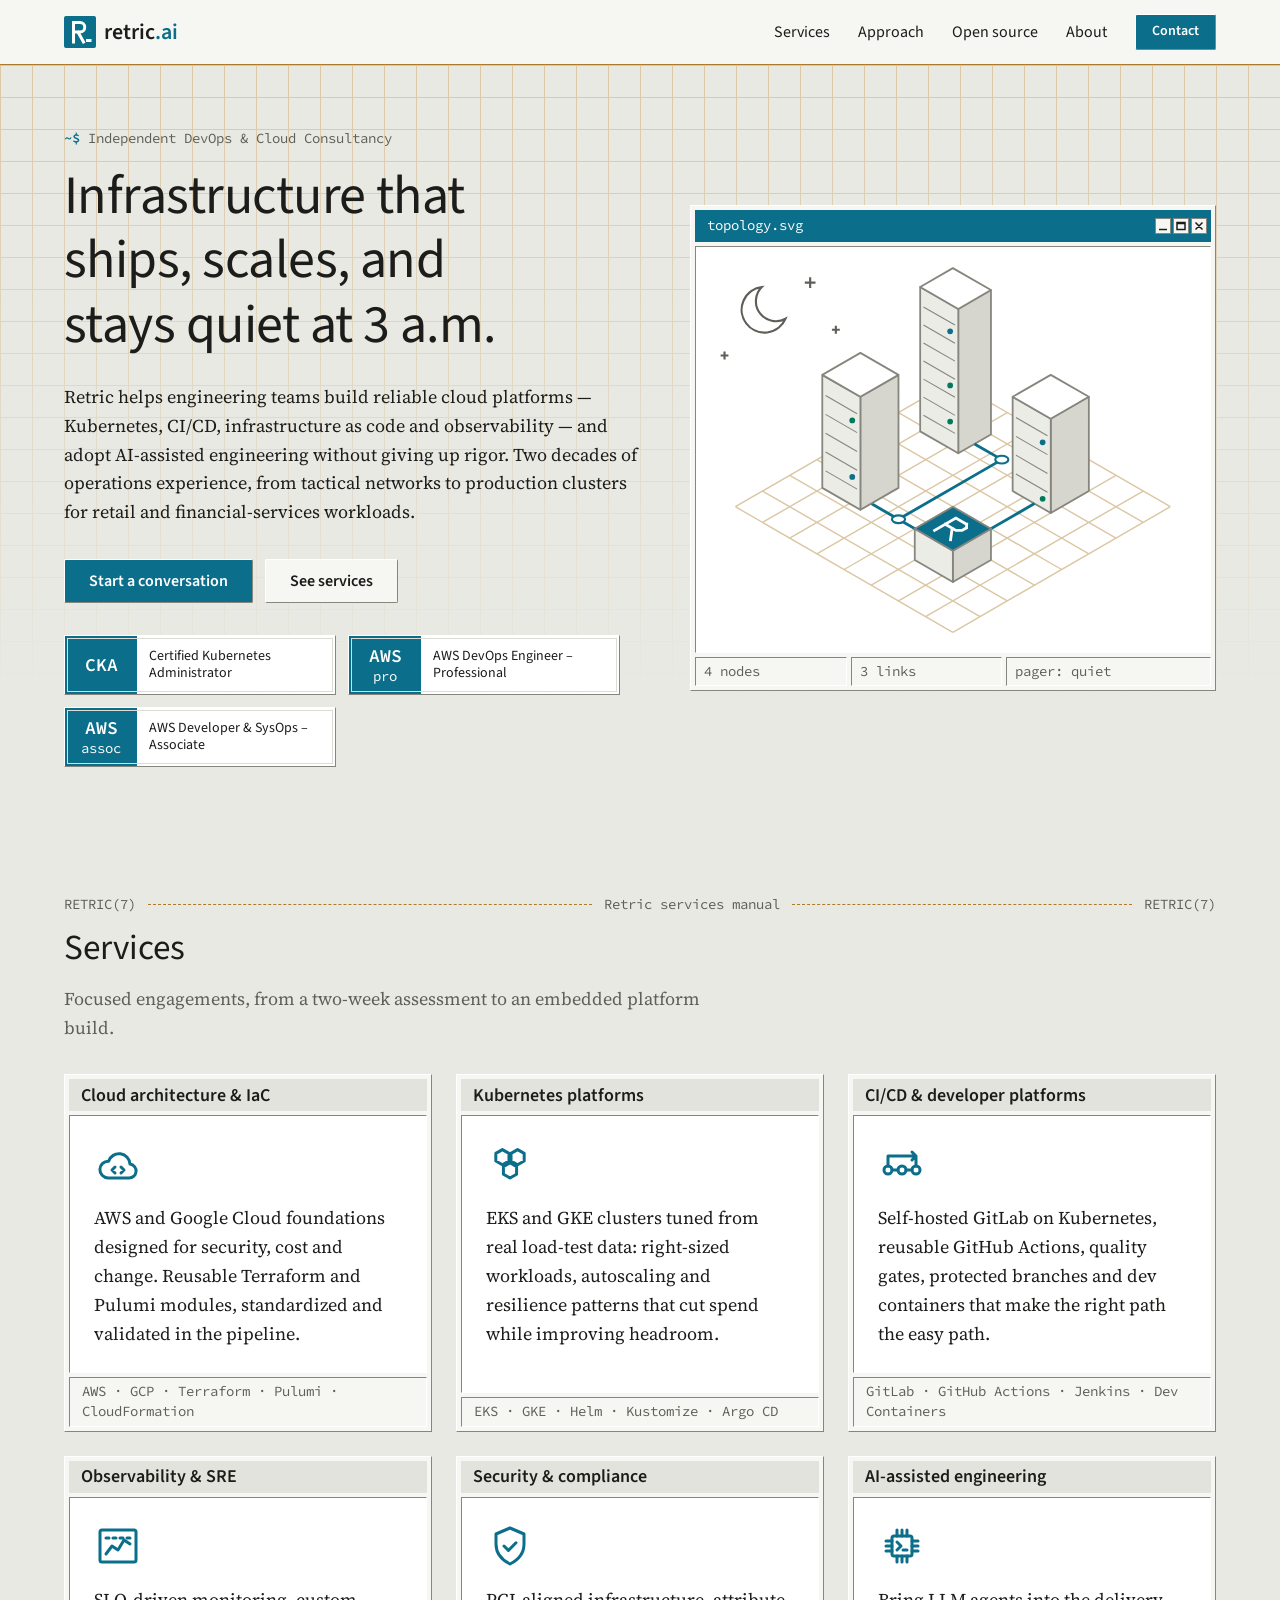
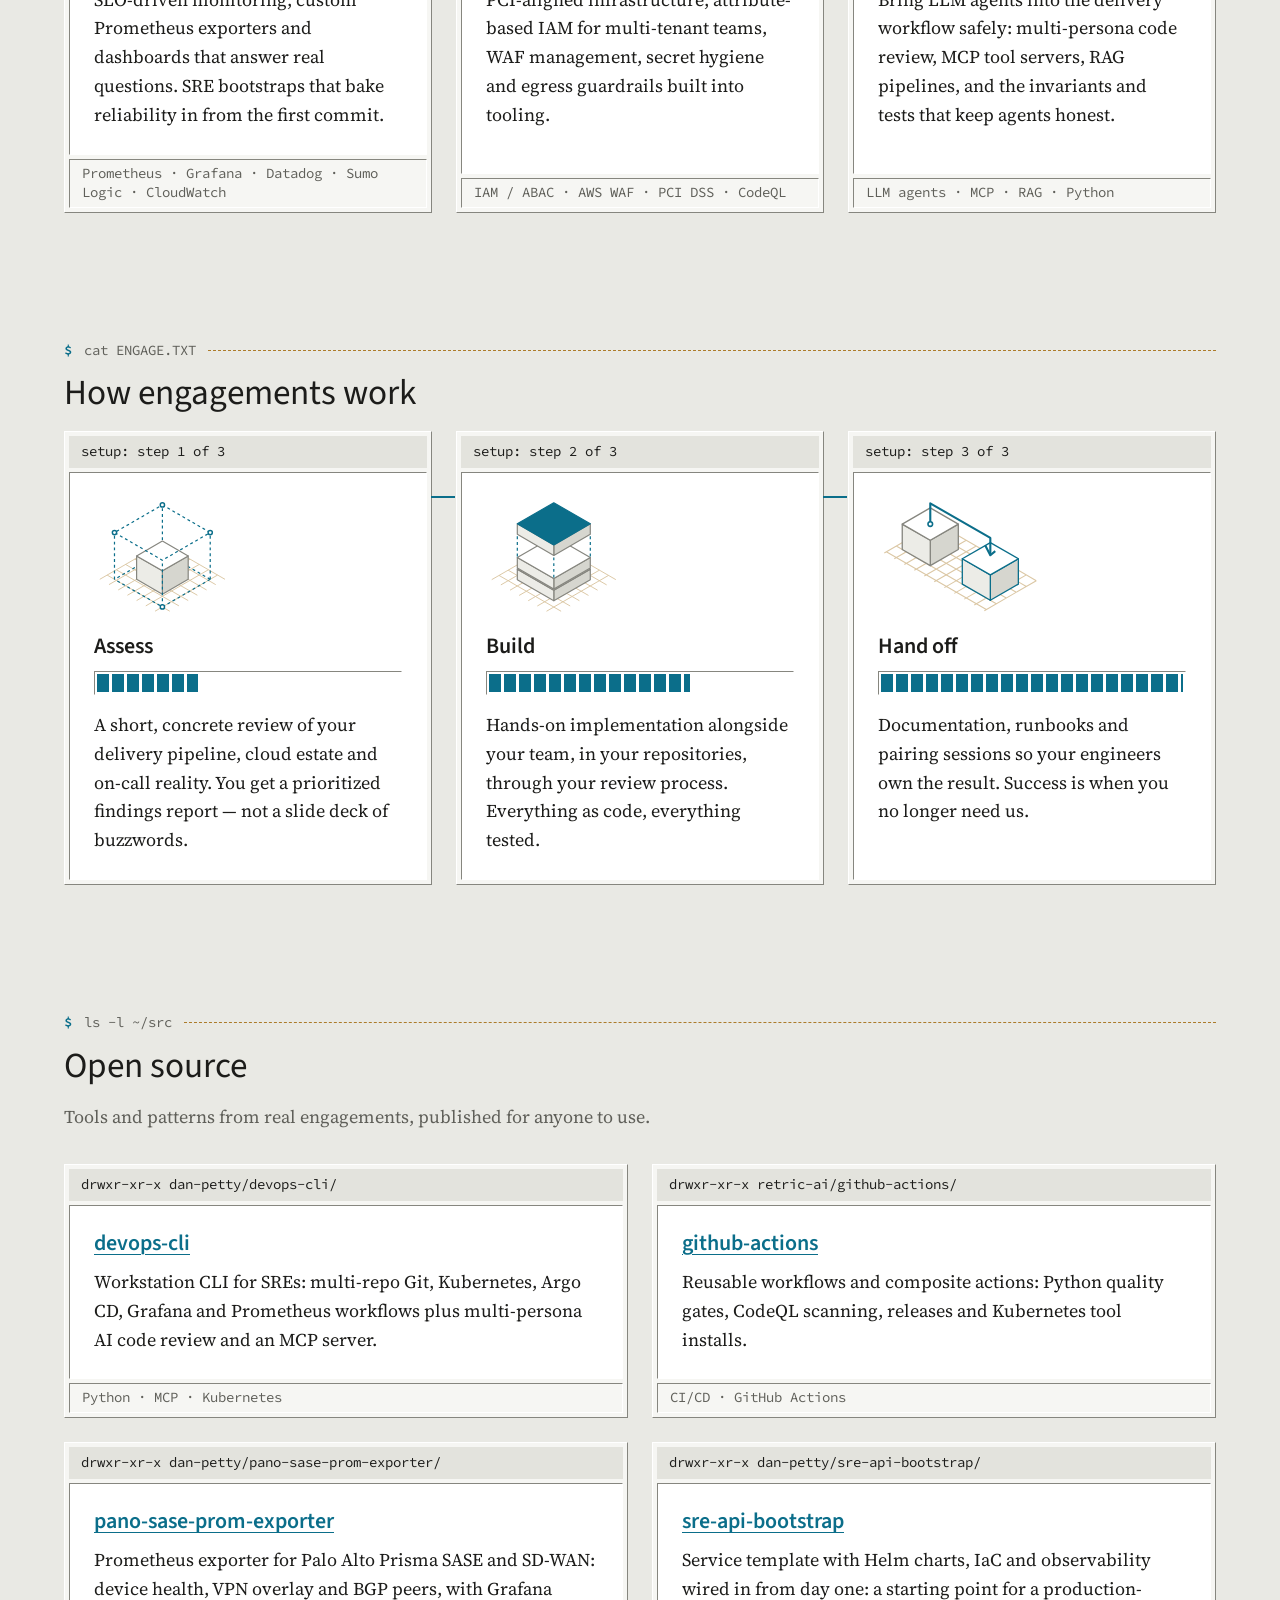
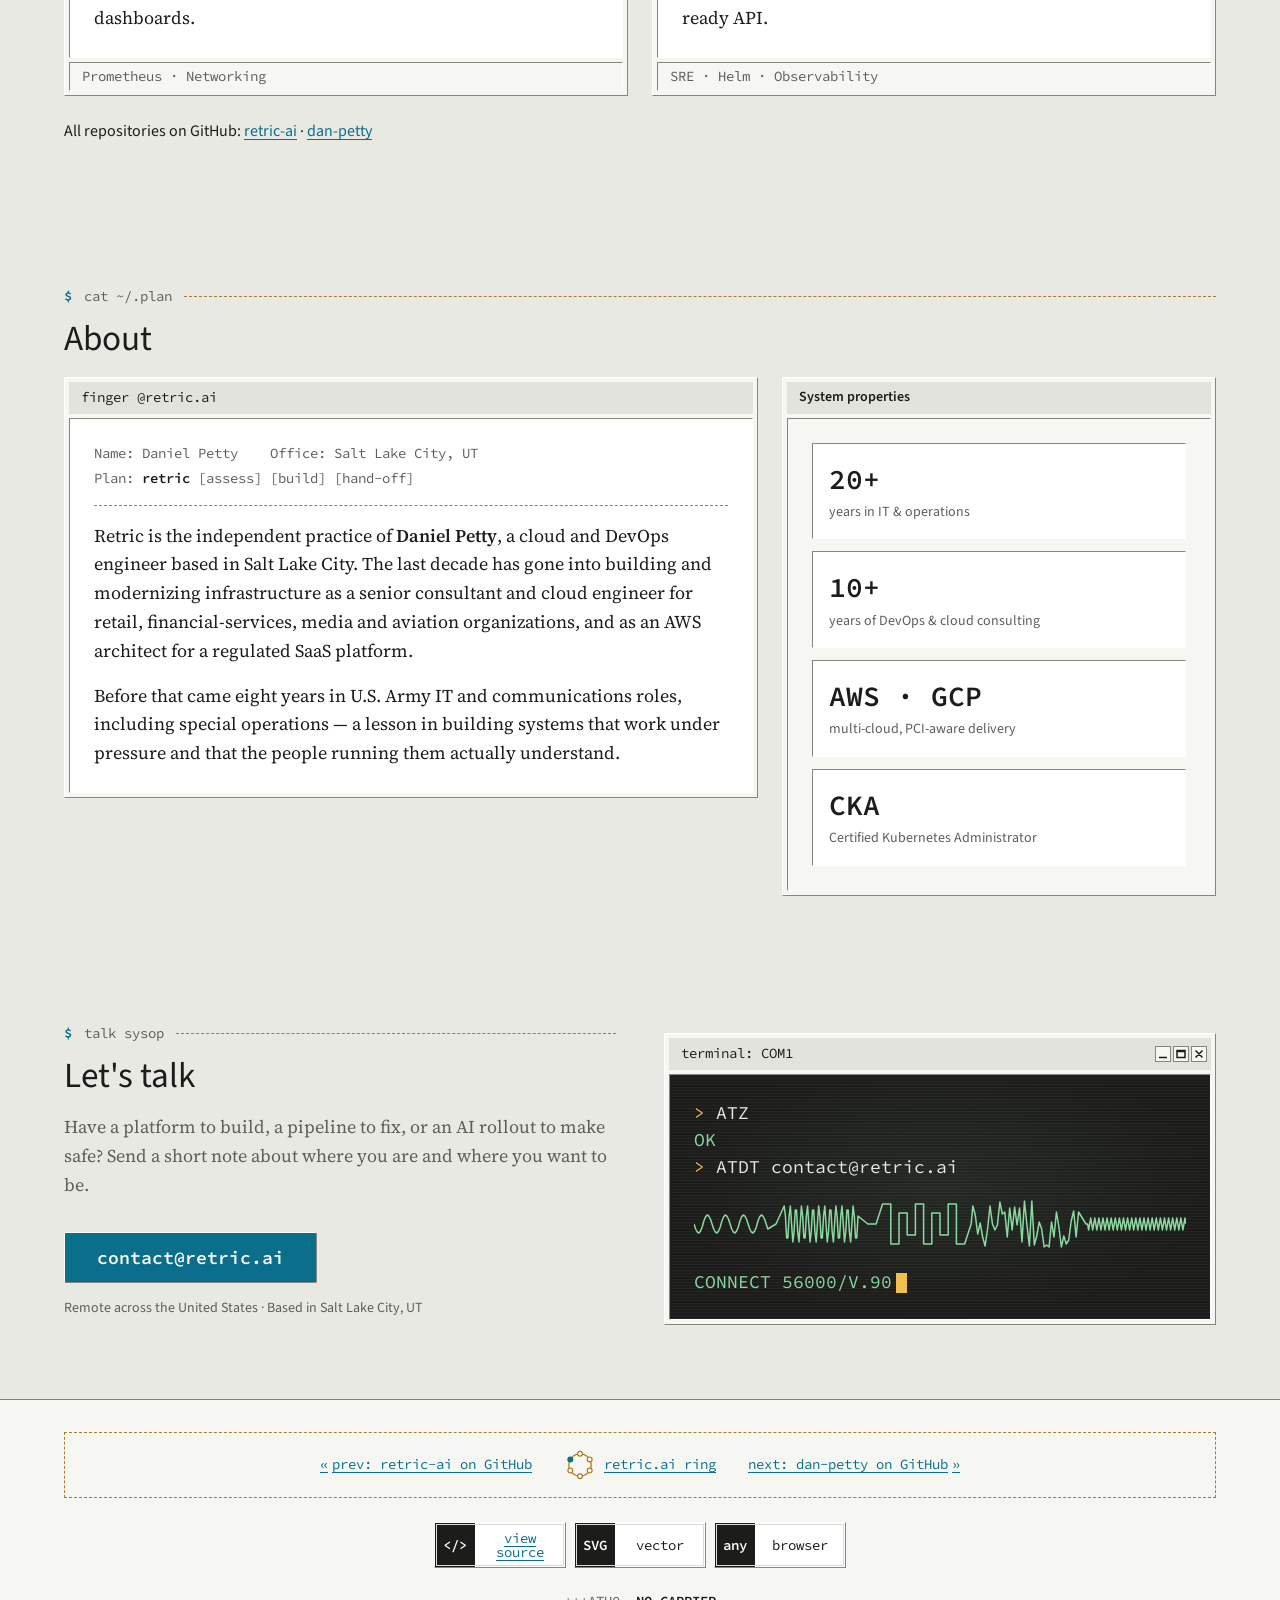
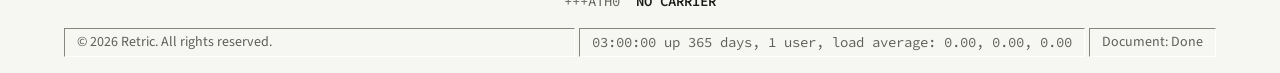
<file: index.html>
<!doctype html>
<html lang="en">
<head>
  <meta charset="utf-8">
  <meta name="viewport" content="width=device-width, initial-scale=1, viewport-fit=cover">
  <title>Retric — DevOps, Cloud &amp; Kubernetes Consulting</title>
  <meta name="description" content="Retric is an independent DevOps consultancy: cloud architecture, Kubernetes platforms, CI/CD, infrastructure as code, observability and AI-assisted engineering.">
  <link rel="canonical" href="https://retric.ai/">
  <meta property="og:type" content="website">
  <meta property="og:title" content="Retric — DevOps, Cloud & Kubernetes Consulting">
  <meta property="og:description" content="Independent consultancy for cloud infrastructure, Kubernetes platforms, CI/CD and SRE.">
  <meta property="og:url" content="https://retric.ai/">
  <meta name="color-scheme" content="light dark">
  <!-- theme-color cannot read CSS variables: the values are copies of --site-desktop (tokens.css). Change them when that token changes. -->
  <meta name="theme-color" content="#e9e9e4" media="(prefers-color-scheme: light)">
  <meta name="theme-color" content="#0f0f0e" media="(prefers-color-scheme: dark)">
  <link rel="icon" href="assets/favicon.svg" type="image/svg+xml">
  <link rel="preconnect" href="https://fonts.googleapis.com">
  <link rel="preconnect" href="https://fonts.gstatic.com" crossorigin>
  <link rel="stylesheet" href="https://fonts.googleapis.com/css2?family=Source+Code+Pro:wght@400;600&amp;family=Source+Sans+3:wght@400;600&amp;family=Source+Serif+4:opsz,wght@8..60,400;8..60,600&amp;display=swap">
  <link rel="stylesheet" href="assets/tokens.css">
  <link rel="stylesheet" href="assets/site.css">
  <script type="application/ld+json">
  {
    "@context": "https://schema.org",
    "@type": "ProfessionalService",
    "name": "Retric",
    "url": "https://retric.ai/",
    "founder": {"@type": "Person", "name": "Daniel Petty"},
    "areaServed": "Remote — United States",
    "address": {"@type": "PostalAddress", "addressLocality": "Salt Lake City", "addressRegion": "UT", "addressCountry": "US"},
    "knowsAbout": ["DevOps", "Kubernetes", "AWS", "Google Cloud", "Terraform", "CI/CD", "Site Reliability Engineering", "Observability"]
  }
  </script>
</head>
<body>
  <svg class="sprite" aria-hidden="true" focusable="false">
    <symbol id="mark" viewBox="0 0 32 32">
      <rect class="mk-bg" width="32" height="32" rx="2"/>
      <path class="mk-fg" d="M9.5 26V6.5H16a4.75 4.75 0 0 1 0 9.5H9.5M14 16l5.5 10"/>
      <rect class="mk-cur" x="22" y="23" width="5.5" height="3"/>
    </symbol>
    <symbol id="ctl" viewBox="0 0 52 16">
      <g class="ctl-btn"><rect x=".5" y=".5" width="15" height="15"/><rect x="18.5" y=".5" width="15" height="15"/><rect x="36.5" y=".5" width="15" height="15"/></g>
      <path class="ctl-glyph" d="M4 11.5h8M22 4.5h8v7h-8zM22 5.5h8M40.5 4.5l7 7M47.5 4.5l-7 7"/>
    </symbol>
    <symbol id="i-cloud" viewBox="0 0 24 24"><g class="ico-g"><path d="M7 19h10.5a3.5 3.5 0 0 0 .5-6.97A5.5 5.5 0 0 0 7.3 10.6 4.2 4.2 0 0 0 7 19z"/><path d="M10.5 13.5 9 15l1.5 1.5M13.5 13.5 15 15l-1.5 1.5"/></g></symbol>
    <symbol id="i-pods" viewBox="0 0 24 24"><g class="ico-g"><path d="M8.20 4.80 L11.49 6.70 L11.49 10.50 L8.20 12.40 L4.91 10.50 L4.91 6.70Z M15.80 4.80 L19.09 6.70 L19.09 10.50 L15.80 12.40 L12.51 10.50 L12.51 6.70Z M12.00 11.40 L15.29 13.30 L15.29 17.10 L12.00 19.00 L8.71 17.10 L8.71 13.30Z"/></g></symbol>
    <symbol id="i-pipe" viewBox="0 0 24 24"><g class="ico-g"><circle cx="5" cy="15" r="2"/><circle cx="12" cy="15" r="2"/><circle cx="19" cy="15" r="2"/><path d="M7 15h3M14 15h3M5 13V8h14v5M17 6l2 2-2 2"/></g></symbol>
    <symbol id="i-scope" viewBox="0 0 24 24"><g class="ico-g"><rect x="3" y="4" width="18" height="16" rx="1"/><path d="M6 16l3-4 3 2 3-5 3 2"/><path d="M6 8h12" stroke-dasharray="1.5 2"/></g></symbol>
    <symbol id="i-shield" viewBox="0 0 24 24"><g class="ico-g"><path d="M12 3l7 3v5c0 4.5-3 8-7 10-4-2-7-5.5-7-10V6z"/><path d="M9 12l2.2 2.2L15 10.4"/></g></symbol>
    <symbol id="i-chip" viewBox="0 0 24 24"><g class="ico-g"><rect x="7" y="7" width="10" height="10" rx="1"/><path d="M9.5 4v3M12 4v3M14.5 4v3M9.5 17v3M12 17v3M14.5 17v3M4 9.5h3M4 12h3M4 14.5h3M17 9.5h3M17 12h3M17 14.5h3"/><path d="M9.5 10l2 2-2 2M12.5 14h2"/></g></symbol>
  </svg>

  <a class="skip" href="#main">Skip to content</a>

  <header class="site-header">
    <div class="wrap menubar">
      <a class="brand" href="#top" aria-label="retric.ai home">
        <svg class="brand-mark" aria-hidden="true" focusable="false"><use href="#mark"/></svg>
        <span>retric<span class="tld">.ai</span></span>
      </a>
      <nav class="menu" aria-label="Primary">
        <a href="#services">Services</a>
        <a href="#approach">Approach</a>
        <a href="#work">Open source</a>
        <a href="#about">About</a>
      </nav>
      <a class="btn btn-primary btn-sm menubar-cta" href="#contact">Contact</a>
    </div>
  </header>

  <main id="main">
    <section class="hero" id="top">
      <div class="wrap hero-grid">
        <div class="hero-copy">
          <p class="eyebrow"><span class="prompt" aria-hidden="true">~$</span> Independent DevOps &amp; Cloud Consultancy</p>
          <h1>Infrastructure that ships, scales, and stays quiet at 3&nbsp;a.m.</h1>
          <p class="lede">
            Retric helps engineering teams build reliable cloud platforms — Kubernetes, CI/CD,
            infrastructure as code and observability — and adopt AI-assisted engineering without
            giving up rigor. Two decades of operations experience, from tactical networks to
            production clusters for retail and financial-services workloads.
          </p>
          <div class="cta">
            <a class="btn btn-primary" href="#contact">Start a conversation</a>
            <a class="btn" href="#services">See services</a>
          </div>
          <ul class="badges" role="list" aria-label="Certifications">
            <li class="badge"><span class="badge-code" aria-hidden="true">CKA</span><span class="badge-text">Certified Kubernetes Administrator</span></li>
            <li class="badge"><span class="badge-code" aria-hidden="true">AWS<small>pro</small></span><span class="badge-text">AWS DevOps Engineer – Professional</span></li>
            <li class="badge"><span class="badge-code" aria-hidden="true">AWS<small>assoc</small></span><span class="badge-text">AWS Developer &amp; SysOps – Associate</span></li>
          </ul>
        </div>

        <div class="win win-active hero-art" aria-hidden="true">
          <div class="win-bar">
            <span class="win-title mono">topology.svg</span>
            <svg class="win-ctl" focusable="false"><use href="#ctl"/></svg>
          </div>
          <div class="win-body art">
            <svg viewBox="70 18 360 284" focusable="false">
              <path class="moon" d="M116.1 46.1 A16 16 0 1 0 132.7 68.3 A14 14 0 0 1 116.1 46.1Z"/>
              <path class="stars" d="M150 40v6M147 43h6M90 92v4M88 94h4M168 74v4M166 76h4"/>
              <path class="iso-grid" d="M250.0 112.0 L97.6 200.0 M250.0 112.0 L402.4 200.0 M269.1 123.0 L116.6 211.0 M230.9 123.0 L383.4 211.0 M288.1 134.0 L135.7 222.0 M211.9 134.0 L364.3 222.0 M307.2 145.0 L154.7 233.0 M192.8 145.0 L345.3 233.0 M326.2 156.0 L173.8 244.0 M173.8 156.0 L326.2 244.0 M345.3 167.0 L192.8 255.0 M154.7 167.0 L307.2 255.0 M364.3 178.0 L211.9 266.0 M135.7 178.0 L288.1 266.0 M383.4 189.0 L230.9 277.0 M116.6 189.0 L269.1 277.0 M402.4 200.0 L250.0 288.0 M97.6 200.0 L250.0 288.0"/>
              <g class="iso-box rack"><path class="f-right" d="M276.7 149.4 L253.8 162.6 L253.8 61.4 L276.7 48.2Z"/><path class="f-left" d="M227.1 147.2 L253.8 162.6 L253.8 61.4 L227.1 46.0Z"/><path class="f-top" d="M250.0 32.8 L276.7 48.2 L253.8 61.4 L227.1 46.0Z"/><path class="slot" d="M229.4 135.9 L251.5 148.6 M229.4 123.2 L251.5 136.0 M229.4 110.6 L251.5 123.3 M229.4 97.9 L251.5 110.7 M229.4 85.3 L251.5 98.0 M229.4 72.6 L251.5 85.4 M229.4 60.0 L251.5 72.7"/><circle class="led ok" cx="248.1" cy="140.3" r="2"/><circle class="led ok" cx="248.1" cy="115.0" r="2"/><circle class="led acc" cx="248.1" cy="77.1" r="2"/></g>
              <g class="iso-box rack"><path class="f-right" d="M345.3 189.0 L318.6 204.4 L318.6 138.4 L345.3 123.0Z"/><path class="f-left" d="M291.9 189.0 L318.6 204.4 L318.6 138.4 L291.9 123.0Z"/><path class="f-top" d="M318.6 107.6 L345.3 123.0 L318.6 138.4 L291.9 123.0Z"/><path class="slot" d="M294.2 177.1 L316.3 189.9 M294.2 163.9 L316.3 176.7 M294.2 150.7 L316.3 163.5 M294.2 137.5 L316.3 150.3"/><circle class="led ok" cx="312.9" cy="194.5" r="2"/><circle class="led acc" cx="312.9" cy="154.9" r="2"/></g>
              <path class="trace" pathLength="1" d="M265.2 156.0 L284.3 167.0 L211.9 208.8 L242.4 226.4"/>
              <path class="packet p-a" pathLength="1" d="M265.2 156.0 L284.3 167.0 L211.9 208.8 L242.4 226.4"/>
              <path class="trace" pathLength="1" d="M192.8 197.8 L211.9 208.8"/>
              <path class="packet p-b" pathLength="1" d="M192.8 197.8 L211.9 208.8"/>
              <path class="trace" pathLength="1" d="M307.2 197.8 L257.6 226.4"/>
              <path class="packet p-c" pathLength="1" d="M307.2 197.8 L257.6 226.4"/>
              <ellipse class="via" cx="284.3" cy="167.0" rx="4.6" ry="2.7"/>
              <ellipse class="via" cx="211.9" cy="208.8" rx="4.6" ry="2.7"/>
              <g class="iso-box rack"><path class="f-right" d="M211.9 186.8 L185.2 202.2 L185.2 123.0 L211.9 107.6Z"/><path class="f-left" d="M158.5 186.8 L185.2 202.2 L185.2 123.0 L158.5 107.6Z"/><path class="f-top" d="M185.2 92.2 L211.9 107.6 L185.2 123.0 L158.5 107.6Z"/><path class="slot" d="M160.8 174.9 L182.9 187.7 M160.8 161.7 L182.9 174.5 M160.8 148.5 L182.9 161.3 M160.8 135.3 L182.9 148.1 M160.8 122.1 L182.9 134.9"/><circle class="led acc" cx="179.5" cy="179.1" r="2"/><circle class="led ok" cx="179.5" cy="139.5" r="2"/></g>
              <g class="iso-box core"><path class="f-right" d="M276.7 237.4 L250.0 252.8 L250.0 230.8 L276.7 215.4Z"/><path class="f-left" d="M223.3 237.4 L250.0 252.8 L250.0 230.8 L223.3 215.4Z"/><path class="f-top" d="M250.0 200.0 L276.7 215.4 L250.0 230.8 L223.3 215.4Z"/></g>
              <path class="core-mark" d="M237.2 216.6 L252.1 208.0 L259.6 212.3 M259.6 212.3 L259.6 214.8 L256.4 216.6 L252.1 216.6 L244.7 212.3 M249.5 215.1 L248.4 223.1"/>
            </svg>
          </div>
          <div class="win-status-row">
            <span>4 nodes</span><span>3 links</span><span>pager: quiet</span>
          </div>
        </div>
      </div>
    </section>

    <section id="services" class="section">
      <div class="wrap">
        <p class="kicker man" aria-hidden="true"><span>RETRIC(7)</span><span class="man-mid">Retric services manual</span><span>RETRIC(7)</span></p>
        <h2>Services</h2>
        <p class="section-lede">Focused engagements, from a two-week assessment to an embedded platform build.</p>
        <div class="grid">
          <article class="win">
            <div class="win-bar"><h3 class="win-title">Cloud architecture &amp; IaC</h3></div>
            <div class="win-body">
              <svg class="ico" aria-hidden="true" focusable="false"><use href="#i-cloud"/></svg>
              <p>AWS and Google Cloud foundations designed for security, cost and change. Reusable Terraform and Pulumi modules, standardized and validated in the pipeline.</p>
            </div>
            <p class="win-status tags">AWS · GCP · Terraform · Pulumi · CloudFormation</p>
          </article>
          <article class="win">
            <div class="win-bar"><h3 class="win-title">Kubernetes platforms</h3></div>
            <div class="win-body">
              <svg class="ico" aria-hidden="true" focusable="false"><use href="#i-pods"/></svg>
              <p>EKS and GKE clusters tuned from real load-test data: right-sized workloads, autoscaling and resilience patterns that cut spend while improving headroom.</p>
            </div>
            <p class="win-status tags">EKS · GKE · Helm · Kustomize · Argo CD</p>
          </article>
          <article class="win">
            <div class="win-bar"><h3 class="win-title">CI/CD &amp; developer platforms</h3></div>
            <div class="win-body">
              <svg class="ico" aria-hidden="true" focusable="false"><use href="#i-pipe"/></svg>
              <p>Self-hosted GitLab on Kubernetes, reusable GitHub Actions, quality gates, protected branches and dev containers that make the right path the easy path.</p>
            </div>
            <p class="win-status tags">GitLab · GitHub Actions · Jenkins · Dev Containers</p>
          </article>
          <article class="win">
            <div class="win-bar"><h3 class="win-title">Observability &amp; SRE</h3></div>
            <div class="win-body">
              <svg class="ico" aria-hidden="true" focusable="false"><use href="#i-scope"/></svg>
              <p>SLO-driven monitoring, custom Prometheus exporters and dashboards that answer real questions. SRE bootstraps that bake reliability in from the first commit.</p>
            </div>
            <p class="win-status tags">Prometheus · Grafana · Datadog · Sumo Logic · CloudWatch</p>
          </article>
          <article class="win">
            <div class="win-bar"><h3 class="win-title">Security &amp; compliance</h3></div>
            <div class="win-body">
              <svg class="ico" aria-hidden="true" focusable="false"><use href="#i-shield"/></svg>
              <p>PCI-aligned infrastructure, attribute-based IAM for multi-tenant teams, WAF management, secret hygiene and egress guardrails built into tooling.</p>
            </div>
            <p class="win-status tags">IAM / ABAC · AWS WAF · PCI DSS · CodeQL</p>
          </article>
          <article class="win">
            <div class="win-bar"><h3 class="win-title">AI-assisted engineering</h3></div>
            <div class="win-body">
              <svg class="ico" aria-hidden="true" focusable="false"><use href="#i-chip"/></svg>
              <p>Bring LLM agents into the delivery workflow safely: multi-persona code review, MCP tool servers, RAG pipelines, and the invariants and tests that keep agents honest.</p>
            </div>
            <p class="win-status tags">LLM agents · MCP · RAG · Python</p>
          </article>
        </div>
      </div>
    </section>

    <section id="approach" class="section">
      <div class="wrap">
        <p class="kicker" aria-hidden="true"><span class="prompt">$</span> cat ENGAGE.TXT</p>
        <h2>How engagements work</h2>
        <ol class="steps" role="list">
          <li class="win">
            <div class="win-bar"><span class="win-title mono">setup: step 1 of 3</span></div>
            <div class="win-body">
              <div class="step-art" aria-hidden="true"><svg class="iso iso-assess" viewBox="0 0 141.6 124.2" focusable="false"><path class="g" d="M70.8 47.8L6 85.2M80.3 53.3L15.5 90.7M89.8 58.8L25.1 96.2M99.4 64.3L34.6 101.7M108.9 69.8L44.1 107.2M118.4 75.3L53.6 112.7M127.9 80.8L63.2 118.2M70.8 47.8L135.6 85.2M61.3 53.3L126 90.7M51.7 58.8L116.5 96.2M42.2 64.3L107 101.7M32.7 69.8L97.5 107.2M23.1 75.3L87.9 112.7M13.6 80.8L78.4 118.2"/><path class="wf" d="M120.3 85.2L70.8 56.6L21.2 85.2"/><path class="wf" d="M70.8 56.6L70.8 8.2"/><path class="e fr" d="M97.5 85.2L70.8 100.6L70.8 76.4L97.5 61Z"/><path class="e fl" d="M44.1 85.2L70.8 100.6L70.8 76.4L44.1 61Z"/><path class="e ft" d="M70.8 45.6L97.5 61L70.8 76.4L44.1 61Z"/><path class="wf" d="M120.3 85.2L70.8 113.8L21.2 85.2"/><path class="wf" d="M70.8 8.2L120.3 36.8L70.8 65.4L21.2 36.8L70.8 8.2"/><path class="wf" d="M120.3 85.2L120.3 36.8"/><path class="wf" d="M70.8 113.8L70.8 65.4"/><path class="wf" d="M21.2 85.2L21.2 36.8"/><circle class="via" cx="70.8" cy="8.2" r="2.2"/><circle class="via" cx="70.8" cy="113.8" r="2.2"/><circle class="via" cx="120.3" cy="36.8" r="2.2"/><circle class="via" cx="21.2" cy="36.8" r="2.2"/></svg></div>
              <h3>Assess</h3>
              <div class="progress" aria-hidden="true"><i></i></div>
              <p>A short, concrete review of your delivery pipeline, cloud estate and on-call reality. You get a prioritized findings report — not a slide deck of buzzwords.</p>
            </div>
          </li>
          <li class="win">
            <div class="win-bar"><span class="win-title mono">setup: step 2 of 3</span></div>
            <div class="win-body">
              <div class="step-art" aria-hidden="true"><svg class="iso iso-build" viewBox="0 0 141.6 125.3" focusable="false"><path class="g" d="M70.8 48.9L6 86.3M80.3 54.4L15.5 91.8M89.8 59.9L25.1 97.3M99.4 65.4L34.6 102.8M108.9 70.9L44.1 108.3M118.4 76.4L53.6 113.8M127.9 81.9L63.2 119.3M70.8 48.9L135.6 86.3M61.3 54.4L126 91.8M51.7 59.9L116.5 97.3M42.2 65.4L107 102.8M32.7 70.9L97.5 108.3M23.1 76.4L87.9 113.8M13.6 81.9L78.4 119.3"/><path class="e fr" d="M108.9 86.3L70.8 108.3L70.8 97.3L108.9 75.3Z"/><path class="e fl" d="M32.7 86.3L70.8 108.3L70.8 97.3L32.7 75.3Z"/><path class="e ft" d="M70.8 53.3L108.9 75.3L70.8 97.3L32.7 75.3Z"/><path class="e fr" d="M108.9 74.2L70.8 96.2L70.8 85.2L108.9 63.2Z"/><path class="e fl" d="M32.7 74.2L70.8 96.2L70.8 85.2L32.7 63.2Z"/><path class="e ft" d="M70.8 41.2L108.9 63.2L70.8 85.2L32.7 63.2Z"/><path class="wf" d="M32.7 62.1L32.7 39"/><path class="wf" d="M70.8 84.1L70.8 61"/><path class="wf" d="M108.9 62.1L108.9 39"/><path class="e fr" d="M108.9 39L70.8 61L70.8 50L108.9 28Z"/><path class="e fl" d="M32.7 39L70.8 61L70.8 50L32.7 28Z"/><path class="e ft st st1" d="M70.8 6L108.9 28L70.8 50L32.7 28Z"/></svg></div>
              <h3>Build</h3>
              <div class="progress" aria-hidden="true"><i></i></div>
              <p>Hands-on implementation alongside your team, in your repositories, through your review process. Everything as code, everything tested.</p>
            </div>
          </li>
          <li class="win">
            <div class="win-bar"><span class="win-title mono">setup: step 3 of 3</span></div>
            <div class="win-body">
              <div class="step-art" aria-hidden="true"><svg class="iso iso-handoff" viewBox="0 0 156.8 114.3" focusable="false"><path class="g" d="M55.5 24.7L6 53.3M65.1 30.2L15.5 58.8M74.6 35.7L25.1 64.3M84.1 41.2L34.6 69.8M93.6 46.7L44.1 75.3M103.2 52.2L53.6 80.8M112.7 57.7L63.2 86.3M122.2 63.2L72.7 91.8M131.7 68.7L82.2 97.3M141.3 74.2L91.7 102.8M150.8 79.7L101.3 108.3M55.5 24.7L150.8 79.7M46 30.2L141.3 85.2M36.5 35.7L131.7 90.7M27 41.2L122.2 96.2M17.4 46.7L112.7 101.7M7.9 52.2L103.2 107.2"/><path class="e fr" d="M76.5 50L49.8 65.4L49.8 41.2L76.5 25.8Z"/><path class="e fl" d="M23.1 50L49.8 65.4L49.8 41.2L23.1 25.8Z"/><path class="e ft" d="M49.8 10.4L76.5 25.8L49.8 41.2L23.1 25.8Z"/><path class="e ea fr" d="M133.7 83L107 98.4L107 74.2L133.7 58.8Z"/><path class="e ea fl" d="M80.3 83L107 98.4L107 74.2L80.3 58.8Z"/><path class="e ea ft" d="M107 43.4L133.7 58.8L107 74.2L80.3 58.8Z"/><path class="ta" d="M49.8 25.8L49.8 6L107 39L107 55.5"/><path class="ta" d="M102.2 46.1L107 55.5L111.7 51.6"/><circle class="via" cx="49.8" cy="25.8" r="2.2"/></svg></div>
              <h3>Hand off</h3>
              <div class="progress" aria-hidden="true"><i></i></div>
              <p>Documentation, runbooks and pairing sessions so your engineers own the result. Success is when you no longer need us.</p>
            </div>
          </li>
        </ol>
      </div>
    </section>

    <section id="work" class="section">
      <div class="wrap">
        <p class="kicker" aria-hidden="true"><span class="prompt">$</span> ls -l ~/src</p>
        <h2>Open source</h2>
        <p class="section-lede">Tools and patterns from real engagements, published for anyone to use.</p>
        <div class="grid grid-2">
          <article class="win repo">
            <div class="win-bar"><span class="win-title mono"><span class="perm" aria-hidden="true">drwxr-xr-x</span> dan-petty/devops-cli/</span></div>
            <div class="win-body">
              <h3><a href="https://github.com/dan-petty/devops-cli">devops-cli</a></h3>
              <p>Workstation CLI for SREs: multi-repo Git, Kubernetes, Argo CD, Grafana and Prometheus workflows plus multi-persona AI code review and an MCP server.</p>
            </div>
            <p class="win-status tags">Python · MCP · Kubernetes</p>
          </article>
          <article class="win repo">
            <div class="win-bar"><span class="win-title mono"><span class="perm" aria-hidden="true">drwxr-xr-x</span> retric-ai/github-actions/</span></div>
            <div class="win-body">
              <h3><a href="https://github.com/retric-ai/github-actions">github-actions</a></h3>
              <p>Reusable workflows and composite actions: Python quality gates, CodeQL scanning, releases and Kubernetes tool installs.</p>
            </div>
            <p class="win-status tags">CI/CD · GitHub Actions</p>
          </article>
          <article class="win repo">
            <div class="win-bar"><span class="win-title mono"><span class="perm" aria-hidden="true">drwxr-xr-x</span> dan-petty/pano-sase-prom-exporter/</span></div>
            <div class="win-body">
              <h3><a href="https://github.com/dan-petty/pano-sase-prom-exporter">pano-sase-prom-exporter</a></h3>
              <p>Prometheus exporter for Palo Alto Prisma SASE and SD-WAN: device health, VPN overlay and BGP peers, with Grafana dashboards.</p>
            </div>
            <p class="win-status tags">Prometheus · Networking</p>
          </article>
          <article class="win repo">
            <div class="win-bar"><span class="win-title mono"><span class="perm" aria-hidden="true">drwxr-xr-x</span> dan-petty/sre-api-bootstrap/</span></div>
            <div class="win-body">
              <h3><a href="https://github.com/dan-petty/sre-api-bootstrap">sre-api-bootstrap</a></h3>
              <p>Service template with Helm charts, IaC and observability wired in from day one: a starting point for a production-ready API.</p>
            </div>
            <p class="win-status tags">SRE · Helm · Observability</p>
          </article>
        </div>
        <p class="more">All repositories on GitHub: <a href="https://github.com/retric-ai">retric-ai</a> · <a href="https://github.com/dan-petty">dan-petty</a></p>
      </div>
    </section>

    <section id="about" class="section">
      <div class="wrap">
        <p class="kicker" aria-hidden="true"><span class="prompt">$</span> cat ~/.plan</p>
        <h2>About</h2>
        <div class="about">
          <div class="win">
            <div class="win-bar"><span class="win-title mono">finger @retric.ai</span></div>
            <div class="win-body prose">
              <p class="finger mono"><span>Name: Daniel Petty</span><span>Office: Salt Lake City, UT</span><span>Plan: <b>retric</b> [assess] [build] [hand-off]</span></p>
              <p>
                Retric is the independent practice of <strong>Daniel Petty</strong>, a cloud and DevOps
                engineer based in Salt Lake City. The last decade has gone into building and
                modernizing infrastructure as a senior consultant and cloud engineer for retail,
                financial-services, media and aviation organizations, and as an AWS architect
                for a regulated SaaS platform.
              </p>
              <p>
                Before that came eight years in U.S. Army IT and communications roles, including
                special operations — a lesson in building systems that work under pressure and that
                the people running them actually understand.
              </p>
            </div>
          </div>
          <div class="win">
            <div class="win-bar"><span class="win-title">System properties</span></div>
            <div class="win-body sheet">
              <dl class="facts">
                <div><dt>20+</dt><dd>years in IT &amp; operations</dd></div>
                <div><dt>10+</dt><dd>years of DevOps &amp; cloud consulting</dd></div>
                <div><dt>AWS · GCP</dt><dd>multi-cloud, PCI-aware delivery</dd></div>
                <div><dt>CKA</dt><dd>Certified Kubernetes Administrator</dd></div>
              </dl>
            </div>
          </div>
        </div>
      </div>
    </section>

    <section id="contact" class="section contact">
      <div class="wrap contact-grid">
        <div>
          <p class="kicker" aria-hidden="true"><span class="prompt">$</span> talk sysop</p>
          <h2>Let's talk</h2>
          <p class="section-lede">Have a platform to build, a pipeline to fix, or an AI rollout to make safe? Send a short note about where you are and where you want to be.</p>
          <a class="btn btn-primary btn-lg" href="mailto:contact@retric.ai">contact@retric.ai</a>
          <p class="small">Remote across the United States · Based in Salt Lake City, UT</p>
        </div>
        <div class="win modem" aria-hidden="true">
          <div class="win-bar"><span class="win-title mono">terminal: COM1</span><svg class="win-ctl" focusable="false"><use href="#ctl"/></svg></div>
          <div class="win-body crt">
            <p><span class="pr">&gt;</span> ATZ</p>
            <p class="ok">OK</p>
            <p><span class="pr">&gt;</span> ATDT contact@retric.ai</p>
            <svg class="wave" viewBox="0 0 600 64" preserveAspectRatio="none" focusable="false"><path class="wave-line" pathLength="1" d="M0 32 2 37 4 40 6 41 8 39 10 35 12 29 14 25 16 23 18 24 20 27 22 32 24 37 26 40 28 41 30 39 32 35 34 29 36 25 38 23 40 24 42 27 44 32 46 37 48 40 50 41 52 39 54 35 56 29 58 25 60 23 62 24 64 27 66 32 68 37 70 40 72 41 74 39 76 35 78 29 80 25 82 23 84 24 86 27 88 32 90 37 100 32 110 14 111.5 24 113 46 114.5 46 116 24 117.5 14 119 32 120.5 50 122 40 123.5 18 125 18 126.5 40 128 50 129.5 32 131 14 132.5 24 134 46 135.5 46 137 24 138.5 14 140 32 141.5 50 143 40 144.5 18 146 18 147.5 40 149 50 150.5 32 152 14 153.5 24 155 46 156.5 46 158 24 159.5 14 161 32 162.5 50 164 40 165.5 18 167 18 168.5 40 170 50 171.5 32 173 14 174.5 24 176 46 177.5 46 179 24 180.5 14 182 32 183.5 50 185 40 186.5 18 188 18 189.5 40 191 50 192.5 32 194 14 195.5 24 197 46 198.5 46 200 24 212 32 222 32 230 12 240 12 240 52 250 52 250 21 260 21 260 43 270 43 270 12 280 12 280 52 290 52 290 21 300 21 300 43 310 43 310 12 320 12 320 52 330 52 338 32 340 14 343 23 346 42 349 31 352 45 355 54 358 37 361 14 364 32 367 38 370 33 373 10 376 22 379 20 382 45 385 16 388 38 391 15 394 33 397 16 400 50 403 9 406 33 409 54 412 9 415 53 418 44 421 30 424 37 427 55 430 53 433 55 436 30 439 45 442 20 445 35 448 55 451 44 454 52 457 48 460 29 463 19 466 45 469 20 478 32 480 32 481.2 38 482.5 32 483.8 26 485 32 486.2 38 487.5 32 488.8 26 490 32 491.2 38 492.5 32 493.8 26 495 32 496.2 38 497.5 32 498.8 26 500 32 501.2 38 502.5 32 503.8 26 505 32 506.2 38 507.5 32 508.8 26 510 32 511.2 38 512.5 32 513.8 26 515 32 516.2 38 517.5 32 518.8 26 520 32 521.2 38 522.5 32 523.8 26 525 32 526.2 38 527.5 32 528.8 26 530 32 531.2 38 532.5 32 533.8 26 535 32 536.2 38 537.5 32 538.8 26 540 32 541.2 38 542.5 32 543.8 26 545 32 546.2 38 547.5 32 548.8 26 550 32 551.2 38 552.5 32 553.8 26 555 32 556.2 38 557.5 32 558.8 26 560 32 561.2 38 562.5 32 563.8 26 565 32 566.2 38 567.5 32 568.8 26 570 32 571.2 38 572.5 32 573.8 26 575 32 576.2 38 577.5 32 578.8 26 580 32 581.2 38 582.5 32 583.8 26 585 32 586.2 38 587.5 32 588.8 26 590 32 591.2 38 592.5 32 593.8 26 595 32 596.2 38 597.5 32 598.8 26 600 32"/></svg>
            <p class="ok">CONNECT 56000/V.90<span class="cursor"></span></p>
          </div>
        </div>
      </div>
    </section>
  </main>

  <footer class="site-footer">
    <div class="wrap">
      <nav class="ring" aria-label="Webring">
        <a href="https://github.com/retric-ai"><span aria-hidden="true">&laquo;</span> prev: retric-ai on GitHub</a>
        <span class="ring-hub">
          <svg class="ring-mark" viewBox="0 0 40 40" aria-hidden="true" focusable="false">
            <circle class="ring-loop" cx="20" cy="20" r="14"/>
            <circle class="ring-node" cx="20" cy="6" r="3"/><circle class="ring-node" cx="32.1" cy="13" r="3"/><circle class="ring-node" cx="32.1" cy="27" r="3"/>
            <circle class="ring-node" cx="20" cy="34" r="3"/><circle class="ring-node" cx="7.9" cy="27" r="3"/><circle class="ring-node ring-here" cx="7.9" cy="13" r="3"/>
          </svg>
          <a href="#top">retric.ai ring</a>
        </span>
        <a href="https://github.com/dan-petty">next: dan-petty on GitHub <span aria-hidden="true">&raquo;</span></a>
      </nav>

      <ul class="b88s" role="list" aria-label="Site buttons">
        <li><a class="b88" href="https://github.com/retric-ai/retric.ai" aria-label="view source on GitHub"><b aria-hidden="true">&lt;/&gt;</b><span>view source</span></a></li>
        <li><span class="b88"><b>SVG</b><span>vector</span></span></li>
        <li><span class="b88"><b>any</b><span>browser</span></span></li>
      </ul>

      <p class="hangup" aria-hidden="true"><span>+++ATH0</span><span>NO CARRIER</span></p>

      <div class="statusbar">
        <p>© <span id="year">2026</span> Retric. All rights reserved.</p>
        <p class="uptime" aria-hidden="true">03:00:00 up 365 days, 1 user, load average: 0.00, 0.00, 0.00</p>
        <p>Document: Done</p>
      </div>
    </div>
  </footer>
  <script>
  (function () {
    var d = document;
    var y = d.getElementById('year');
    if (y) y.textContent = new Date().getFullYear();

    // Play the modem handshake once, when the terminal comes into view.
    var modem = d.querySelector('.modem');
    if (modem && 'IntersectionObserver' in window) {
      modem.classList.add('armed');
      var io = new IntersectionObserver(function (es) {
        es.forEach(function (e) {
          if (e.isIntersecting) { modem.classList.add('on'); io.disconnect(); }
        });
      }, { threshold: 0.4 });
      io.observe(modem);
    }
  })();
  </script>
</body>
</html>
</file>
<file: assets/tokens.css>
/*
 * Retric design tokens.
 * The rule blocks are copied without change from the devops-cli design system (docs/DESIGN.md):
 *   src/devops_cli/design/tokens-base.css
 *   src/devops_cli/design/tokens-light.css
 *   src/devops_cli/design/tokens-dark.css
 *   src/devops_cli/design/tokens-dark-explicit.css
 * Source: github.com/dan-petty/devops-cli at commit db4b19a7c5fd1a123a1039044aadad5616dcdd2f
 * (the last commit that changed the four files; checked at fbb7c7284a6b231d4576c5a12111ba267dc269c7).
 * Style Dictionary builds those files from the DTCG token JSON. Do not edit the copied blocks;
 * copy them again when the source changes, and update the commit above.
 * The site tokens at the end are local to retric.ai.
 *
 * Copies of token values outside this file (they cannot read CSS variables, so a person updates them
 * when a token changes):
 *   assets/favicon.svg            color.accent and color.bg, light (#0b6e8a, #ffffff) and dark (#78c5da, #151514)
 *   index.html and 404.html meta theme-color   --site-desktop, light (#e9e9e4) and dark (#0f0f0e)
 */

/* ---- tokens-base.css ---- */

:root {
  --font-family-serif: 'Source Serif 4', 'Source Serif Pro', 'Iowan Old Style', Charter, Georgia, serif; /** Reading text of reports and docs pages. Adobe, OFL-1.1. */
  --font-family-sans: 'Source Sans 3', 'Source Sans Pro', system-ui, -apple-system, 'Segoe UI', 'Helvetica Neue', Arial, sans-serif; /** Interface text: headings, tables, captions, chart text. Adobe, OFL-1.1. */
  --font-family-mono: 'Source Code Pro', ui-monospace, SFMono-Regular, Menlo, Consolas, 'Liberation Mono', monospace; /** Code, identifiers, hashes. Adobe, OFL-1.1. */
  --font-weight-regular: 400;
  --font-weight-semibold: 600;
  --font-size-xs: 0.75rem;
  --font-size-sm: 0.875rem;
  --font-size-md: 1rem;
  --font-size-lg: 1.125rem;
  --font-size-xl: 1.375rem;
  --font-size-2xl: 1.75rem;
  --font-size-3xl: 2.25rem;
  --font-line-height-tight: 1.2;
  --font-line-height-ui: 1.4;
  --font-line-height-code: 1.5;
  --font-line-height-reading: 1.6;
  --space-1: 0.25rem;
  --space-2: 0.5rem;
  --space-3: 0.75rem;
  --space-4: 1rem;
  --space-6: 1.5rem;
  --space-8: 2rem;
  --space-12: 3rem;
  --space-16: 4rem;
  --size-measure: 40rem; /** Reading column, about 70 characters. */
  --size-wide: 60rem; /** Figures and tables. */
  --size-full: 72rem; /** Page frame and dashboards. */
  --size-margin: 15rem; /** Margin-note column at breakpoint.lg. */
  --size-gutter: 1rem; /** Side gutter at every width. */
  --size-target: 1.5rem; /** Smallest interactive target, 24 px (WCAG 2.2 SC 2.5.8). */
  --size-chart-min: 40rem; /** Design width of a static chart; under it the chart scrolls in its own box so text stays 12 px. */
  --breakpoint-md: 40rem;
  --breakpoint-lg: 75rem;
  --radius-none: 0px;
  --radius-sm: 2px;
  --border-width-hairline: 1px;
  --border-width-focus: 2px;
  --motion-duration-fast: 0.12s;
  --motion-easing-standard: cubic-bezier(0.2, 0, 0, 1);
  --chart-stroke-data: 1.5px;
  --chart-stroke-highlight: 2.5px;
  --chart-stroke-grid: 1px;
  --chart-stroke-reference: 1px;
  --chart-band-opacity: 0.2; /** Fill opacity of a measured interval band. */
  --chart-max-series: 3; /** Most colored series in one chart; more go to Other, small multiples or a table. */
  --color-data-cat-1: #a463f2; /** Series 1, purple. Observable 10 slot 7 (d3-scale-chromatic schemeObservable10, ISC). Same in both themes and in Grafana. */
  --color-data-cat-2: #e7298a; /** Series 2, pink. ColorBrewer Dark2 slot 4 (Apache-2.0). Same in both themes and in Grafana. */
  --chart-font-size-tick: var(--font-size-xs);
  --chart-font-size-label: var(--font-size-sm);
  --chart-font-size-title: var(--font-size-md);
}

/* ---- tokens-light.css ---- */

:root {
  --color-bg: #ffffff; /** Page and chart background. */
  --color-surface: #f6f6f3; /** Code blocks, callouts, table header band. */
  --color-border: #dcdcd6; /** Decorative rules and gridlines only (no 3:1 need). */
  --color-border-strong: #86867f; /** Control borders and chart axes. */
  --color-fg: #1c1c1a; /** Body text; a single chart series. */
  --color-fg-muted: #5f5f59; /** Secondary text, captions, ticks. */
  --color-accent: #0b6e8a; /** Links, focus ring, the one highlighted series. */
  --color-status-ok: #007a5e; /** Status ok. Never a chart series. */
  --color-status-warn: #946200; /** Status warn; warn threshold lines. */
  --color-status-error: #b3261e; /** Status error; page threshold lines. */
  --color-status-ok-bg: #e4f2ec; /** Tint behind an ok callout. */
  --color-status-warn-bg: #faf0da; /** Tint behind a warn callout. */
  --color-status-error-bg: #fbe8e6; /** Tint behind an error callout. */
  --color-data-cat-3: #002d9c; /** Series 3, blue. Carbon blue.80 (@carbon/colors 11.61.0, Apache-2.0). Theme-aware targets only. */
  --color-data-seq-1: #fee838;
  --color-data-seq-2: #dec958;
  --color-data-seq-3: #bcae6c;
  --color-data-seq-4: #9b9476;
  --color-data-seq-5: #7d7c78;
  --color-data-seq-6: #61656f;
  --color-data-seq-7: #434e6c;
  --color-data-seq-8: #1a386f;
  --color-data-seq-9: #00224e;
  --color-data-div-1: #b2182b;
  --color-data-div-2: #d6604d;
  --color-data-div-3: #f4a582;
  --color-data-div-4: #fddbc7;
  --color-data-div-5: #f7f7f7;
  --color-data-div-6: #d1e5f0;
  --color-data-div-7: #92c5de;
  --color-data-div-8: #4393c3;
  --color-data-div-9: #2166ac;
  --color-focus: var(--color-accent); /** Focus outline, 2 px. */
  --color-status-info: var(--color-fg-muted); /** Status info: neutral, not blue. */
  --color-syntax-comment: var(--color-fg-muted); /** Code comments (italic). */
  --color-syntax-string: var(--color-accent); /** Strings and literals. */
  --color-syntax-keyword: var(--color-fg); /** Keywords (semibold). */
  --color-data-neutral: var(--color-fg-muted); /** Other, baseline, context series. */
}

/* ---- tokens-dark.css ---- */

@media (prefers-color-scheme: dark) {
  :root:not([data-theme="light"]) {
    --color-bg: #151514; /** Page and chart background. */
    --color-surface: #1f1f1d; /** Code blocks, callouts, table header band. */
    --color-border: #3b3b37; /** Decorative rules and gridlines only (no 3:1 need). */
    --color-border-strong: #7a7a73; /** Control borders and chart axes. */
    --color-fg: #e8e8e3; /** Body text; a single chart series. */
    --color-fg-muted: #a9a9a1; /** Secondary text, captions, ticks. */
    --color-accent: #78c5da; /** Links, focus ring, the one highlighted series. */
    --color-status-ok: #3dc9a0; /** Status ok. Never a chart series. */
    --color-status-warn: #f0c04e; /** Status warn; warn threshold lines. */
    --color-status-error: #ff7a66; /** Status error; page threshold lines. */
    --color-status-ok-bg: #132e27; /** Tint behind an ok callout. */
    --color-status-warn-bg: #33290f; /** Tint behind a warn callout. */
    --color-status-error-bg: #3a1c18; /** Tint behind an error callout. */
    --color-data-cat-3: #82cfff; /** Series 3, blue. Carbon cyan.30 (@carbon/colors 11.61.0, Apache-2.0). Theme-aware targets only. */
    --color-data-seq-1: #00224e;
    --color-data-seq-2: #1a386f;
    --color-data-seq-3: #434e6c;
    --color-data-seq-4: #61656f;
    --color-data-seq-5: #7d7c78;
    --color-data-seq-6: #9b9476;
    --color-data-seq-7: #bcae6c;
    --color-data-seq-8: #dec958;
    --color-data-seq-9: #fee838;
    --color-data-div-1: #ffadad;
    --color-data-div-2: #be6f63;
    --color-data-div-3: #7d341e;
    --color-data-div-4: #411201;
    --color-data-div-5: #190c09;
    --color-data-div-6: #14303e;
    --color-data-div-7: #286886;
    --color-data-div-8: #519fd3;
    --color-data-div-9: #9eb0ff;
    --color-focus: var(--color-accent); /** Focus outline, 2 px. */
    --color-status-info: var(--color-fg-muted); /** Status info: neutral, not blue. */
    --color-syntax-comment: var(--color-fg-muted); /** Code comments (italic). */
    --color-syntax-string: var(--color-accent); /** Strings and literals. */
    --color-syntax-keyword: var(--color-fg); /** Keywords (semibold). */
    --color-data-neutral: var(--color-fg-muted); /** Other, baseline, context series. */
  }
}

/* ---- tokens-dark-explicit.css ---- */

:root[data-theme="dark"] {
  --color-bg: #151514; /** Page and chart background. */
  --color-surface: #1f1f1d; /** Code blocks, callouts, table header band. */
  --color-border: #3b3b37; /** Decorative rules and gridlines only (no 3:1 need). */
  --color-border-strong: #7a7a73; /** Control borders and chart axes. */
  --color-fg: #e8e8e3; /** Body text; a single chart series. */
  --color-fg-muted: #a9a9a1; /** Secondary text, captions, ticks. */
  --color-accent: #78c5da; /** Links, focus ring, the one highlighted series. */
  --color-status-ok: #3dc9a0; /** Status ok. Never a chart series. */
  --color-status-warn: #f0c04e; /** Status warn; warn threshold lines. */
  --color-status-error: #ff7a66; /** Status error; page threshold lines. */
  --color-status-ok-bg: #132e27; /** Tint behind an ok callout. */
  --color-status-warn-bg: #33290f; /** Tint behind a warn callout. */
  --color-status-error-bg: #3a1c18; /** Tint behind an error callout. */
  --color-data-cat-3: #82cfff; /** Series 3, blue. Carbon cyan.30 (@carbon/colors 11.61.0, Apache-2.0). Theme-aware targets only. */
  --color-data-seq-1: #00224e;
  --color-data-seq-2: #1a386f;
  --color-data-seq-3: #434e6c;
  --color-data-seq-4: #61656f;
  --color-data-seq-5: #7d7c78;
  --color-data-seq-6: #9b9476;
  --color-data-seq-7: #bcae6c;
  --color-data-seq-8: #dec958;
  --color-data-seq-9: #fee838;
  --color-data-div-1: #ffadad;
  --color-data-div-2: #be6f63;
  --color-data-div-3: #7d341e;
  --color-data-div-4: #411201;
  --color-data-div-5: #190c09;
  --color-data-div-6: #14303e;
  --color-data-div-7: #286886;
  --color-data-div-8: #519fd3;
  --color-data-div-9: #9eb0ff;
  --color-focus: var(--color-accent); /** Focus outline, 2 px. */
  --color-status-info: var(--color-fg-muted); /** Status info: neutral, not blue. */
  --color-syntax-comment: var(--color-fg-muted); /** Code comments (italic). */
  --color-syntax-string: var(--color-accent); /** Strings and literals. */
  --color-syntax-keyword: var(--color-fg); /** Keywords (semibold). */
  --color-data-neutral: var(--color-fg-muted); /** Other, baseline, context series. */
}

/* ---- Site tokens (retric.ai only) ----
 * The "early web" look: a desktop ground, window chrome, a CRT screen and isometric faces.
 * Each text pair has a WCAG contrast of 4.5:1 or more in both themes:
 * fg-muted on desktop 5.28 (light) / 8.11 (dark); accent on desktop 4.77 / 9.86;
 * fg-muted on titlebar 4.99 / 6.08; phosphor on crt 10.08 / 10.41; amber on crt 10.04 / 10.37;
 * crt-fg on crt 13.88 / 14.33. At the middle of the screen, under the 7 % phosphor bloom and the scan lines,
 * the lowest pair is amber at 7.84 (light) / 8.15 (dark).
 * color.accent stays the main accent; phosphor and amber are used only on the CRT screen.
 */
:root {
  --site-desktop: #e9e9e4;      /** Page ground: the desktop gray on the Retric neutrals. */
  --site-titlebar: #e3e3dd;     /** Title bar of an inactive window. */
  --site-bevel-hi: #ffffff;     /** Top and left edge of a raised control: the lighter edge in both themes. */
  --site-bevel-lo: var(--color-border-strong); /** Bottom and right edge of a raised control: the darker edge. */
  --site-on-accent: var(--color-bg); /** Text on color.accent: 5.81 (light) / 9.40 (dark). */
  --site-crt-bg: #1c1c1a;       /** Terminal screen. Dark in both themes; in dark a phosphor-tinted glass, apart from the desktop. */
  --site-crt-fg: #e8e8e3;       /** Terminal text. */
  --site-crt-muted: #a9a9a1;    /** Terminal secondary text. */
  --site-phosphor: #8ad89f;     /** Terminal reply lines (P1 phosphor, softened). */
  --site-amber: #f0c04e;        /** Terminal prompt and cursor (P3 amber). */
  --site-iso-top: #ffffff;      /** Top face of an isometric box. */
  --site-iso-left: #ecece7;     /** Front (left) face of an isometric box. */
  --site-iso-right: #d6d6cf;    /** Side (right) face of an isometric box. */
  --site-secondary: #b9770e;    /** Secondary color (P3 amber, darkened for paper): background grid, frame rules and segment partitions. Decoration only; 3.68 on white. */
  --site-grid: #dbc7a4;         /** Background and wireframe grid lines: site.secondary at 30 % over site.desktop. */
  --site-rule: #ac7b2a;         /** Partitions and frame rules: site.secondary at 75 % over color.border-strong. */
}
@media (prefers-color-scheme: dark) {
  :root:not([data-theme="light"]) {
    --site-desktop: #0f0f0e;
    --site-titlebar: #2a2a27;
    --site-bevel-hi: var(--color-border-strong);
    --site-bevel-lo: var(--color-border);
    --site-crt-bg: #0d1c12;
    --site-iso-top: #3b3b37;
    --site-iso-left: #2a2a27;
    --site-iso-right: #1f1f1d;
    --site-secondary: #e0a43a;
    --site-grid: #4a391a;
    --site-rule: #c69a48;
    color-scheme: dark;
  }
}
:root[data-theme="dark"] {
  --site-desktop: #0f0f0e;
  --site-titlebar: #2a2a27;
  --site-bevel-hi: var(--color-border-strong);
  --site-bevel-lo: var(--color-border);
  --site-crt-bg: #0d1c12;
  --site-iso-top: #3b3b37;
  --site-iso-left: #2a2a27;
  --site-iso-right: #1f1f1d;
  --site-secondary: #e0a43a;
  --site-grid: #4a391a;
  --site-rule: #c69a48;
  color-scheme: dark;
}
</file>
<file: assets/site.css>
/*
 * retric.ai — "early web, rebuilt".
 * 90s desktop and web motifs (window chrome, 88x31 buttons, a webring, a modem) redrawn as crisp vector art,
 * with shell, man-page and modem lines from 80s and 90s hacker culture.
 * Every color, font, space and radius comes from tokens.css. Light and dark follow prefers-color-scheme.
 * Breakpoints are the literals of breakpoint.md (40rem) and breakpoint.lg (75rem).
 */

*, *::before, *::after { box-sizing: border-box; }

html {
  scroll-padding-top: var(--space-16);
  -webkit-text-size-adjust: 100%;
  text-size-adjust: 100%;
}

body {
  margin: 0;
  background: var(--site-desktop);
  color: var(--color-fg);
  font-family: var(--font-family-sans);
  font-size: var(--font-size-md);
  line-height: var(--font-line-height-ui);
  -webkit-font-smoothing: antialiased;
}

img, svg { max-width: 100%; }

a { color: var(--color-accent); text-underline-offset: 0.18em; }
a:hover { text-decoration-thickness: var(--border-width-focus); }

:focus-visible {
  outline: var(--border-width-focus) solid var(--color-focus);
  outline-offset: var(--border-width-focus);
}

h1, h2, h3 {
  margin: 0;
  font-weight: var(--font-weight-regular);
  line-height: var(--font-line-height-tight);
}
h1 {
  font-size: clamp(var(--font-size-3xl), 1.5rem + 2.6vw, calc(var(--font-size-3xl) * 1.5));
  letter-spacing: -0.01em;
  max-width: 17ch;
}
h2 { font-size: clamp(var(--font-size-2xl), 1.4rem + 1vw, var(--font-size-3xl)); margin-bottom: var(--space-4); }
h3 { font-size: var(--font-size-xl); font-weight: var(--font-weight-semibold); }

p { margin: 0 0 var(--space-4); }
strong { font-weight: var(--font-weight-semibold); }

.mono { font-family: var(--font-family-mono); }

.sprite { position: absolute; width: 0; height: 0; overflow: hidden; }

.wrap {
  max-width: calc(var(--size-full) + 2 * var(--size-gutter));
  margin-inline: auto;
  padding-inline:
    max(var(--size-gutter), env(safe-area-inset-left, 0px))
    max(var(--size-gutter), env(safe-area-inset-right, 0px));
}

.skip {
  position: absolute;
  left: var(--space-4);
  top: calc(-1 * var(--space-16));
  z-index: 20;
  padding: var(--space-2) var(--space-4);
  background: var(--color-bg);
  color: var(--color-fg);
  border: var(--border-width-hairline) solid var(--color-border-strong);
}
.skip:focus { top: var(--space-2); }

/* ---- Raised and sunken edges: the 90s bevel, drawn as 1 px rules (no shadows). ---- */

.btn,
.win,
.b88,
.badge {
  border: var(--border-width-hairline) solid;
  border-color: var(--site-bevel-hi) var(--site-bevel-lo) var(--site-bevel-lo) var(--site-bevel-hi);
}
.win-body,
.win-status,
.progress,
.facts > div,
.statusbar > p,
.win-status-row > span {
  border: var(--border-width-hairline) solid;
  border-color: var(--site-bevel-lo) var(--site-bevel-hi) var(--site-bevel-hi) var(--site-bevel-lo);
}

/* ---- Menu bar ---- */

.site-header {
  position: sticky;
  top: env(safe-area-inset-top, 0px);
  z-index: 10;
  background: var(--color-surface);
  border-bottom: var(--border-width-hairline) solid var(--site-rule);
}
.menubar {
  display: flex;
  flex-wrap: wrap;
  align-items: center;
  gap: var(--space-2) var(--space-4);
  min-height: var(--space-16);
  padding-block: var(--space-2);
}
.brand {
  display: inline-flex;
  align-items: center;
  gap: var(--space-2);
  min-height: var(--size-target);
  color: var(--color-fg);
  font-size: var(--font-size-xl);
  font-weight: var(--font-weight-semibold);
  text-decoration: none;
}
.brand-mark { width: var(--space-8); height: var(--space-8); }
.brand .tld { color: var(--color-accent); }
.menu { display: flex; flex-wrap: wrap; gap: var(--space-1); margin-left: auto; }
.menu a {
  display: inline-flex;
  align-items: center;
  min-height: calc(var(--size-target) + var(--space-2));
  padding-inline: var(--space-3);
  color: var(--color-fg);
  text-decoration: none;
}
.menu a:hover { background: var(--color-accent); color: var(--site-on-accent); }

/* ---- Logo mark ---- */

.mk-bg { fill: var(--color-accent); }
.mk-fg { fill: none; stroke: var(--site-on-accent); stroke-width: 3; stroke-linecap: square; }
.mk-cur { fill: var(--site-on-accent); }

/* ---- Buttons ---- */

.btn {
  display: inline-flex;
  align-items: center;
  justify-content: center;
  min-height: calc(var(--size-target) * 2 - var(--space-1));
  padding: var(--space-2) var(--space-6);
  border-radius: var(--radius-sm);
  background: var(--color-surface);
  color: var(--color-fg);
  font-family: var(--font-family-sans);
  font-size: var(--font-size-md);
  font-weight: var(--font-weight-semibold);
  text-decoration: none;
}
.btn:hover { text-decoration: underline; text-decoration-thickness: var(--border-width-hairline); }
.btn:active {
  border-color: var(--site-bevel-lo) var(--site-bevel-hi) var(--site-bevel-hi) var(--site-bevel-lo);
  transform: translate(1px, 1px);
}
.btn-primary { background: var(--color-accent); color: var(--site-on-accent); }
.btn-sm { min-height: calc(var(--size-target) + var(--space-3)); padding: var(--space-1) var(--space-4); font-size: var(--font-size-sm); }
.btn-lg { padding: var(--space-3) var(--space-8); font-family: var(--font-family-mono); font-size: var(--font-size-lg); }

/* ---- Hero ---- */

.hero { position: relative; padding-block: var(--space-16); overflow: hidden; }
.hero::before {
  /* Wireframe floor grid behind the hero. */
  content: "";
  position: absolute;
  inset: 0;
  background-image:
    linear-gradient(var(--site-grid) var(--border-width-hairline), transparent var(--border-width-hairline)),
    linear-gradient(90deg, var(--site-grid) var(--border-width-hairline), transparent var(--border-width-hairline));
  background-size: var(--space-8) var(--space-8);
  -webkit-mask-image: linear-gradient(to bottom, black, transparent 85%);
  mask-image: linear-gradient(to bottom, black, transparent 85%);
  pointer-events: none;
}
.hero-grid { position: relative; display: grid; gap: var(--space-12); align-items: center; }
.eyebrow {
  font-family: var(--font-family-mono);
  font-size: var(--font-size-sm);
  color: var(--color-fg-muted);
  margin-bottom: var(--space-4);
}
.prompt { color: var(--color-accent); font-weight: var(--font-weight-semibold); }
.lede {
  margin-top: var(--space-6);
  max-width: var(--size-measure);
  font-family: var(--font-family-serif);
  font-size: var(--font-size-lg);
  line-height: var(--font-line-height-reading);
}
.cta { display: flex; flex-wrap: wrap; gap: var(--space-3); margin-block: var(--space-8); }

/* 88x31-style certification badges: two cells, a 1 px rim inside the edge. */
.badges { list-style: none; padding: 0; margin: 0; display: flex; flex-wrap: wrap; gap: var(--space-3); }
.badge {
  display: flex;
  min-height: calc(var(--space-8) * 2 - var(--space-1));
  max-width: 17rem;
  background: var(--color-bg);
  outline: var(--border-width-hairline) solid var(--color-border);
  outline-offset: calc(-1 * var(--space-1));
}
.badge-code {
  display: grid;
  place-content: center;
  min-width: 4.5rem;
  padding-inline: var(--space-2);
  background: var(--color-accent);
  color: var(--site-on-accent);
  font-family: var(--font-family-mono);
  font-size: var(--font-size-lg);
  font-weight: var(--font-weight-semibold);
  line-height: 1;
  text-align: center;
}
.badge-code small { display: block; margin-top: var(--space-1); font-size: var(--font-size-sm); font-weight: var(--font-weight-regular); }
.badge-text {
  display: flex;
  align-items: center;
  padding: var(--space-2) var(--space-3);
  font-size: var(--font-size-sm);
  line-height: var(--font-line-height-tight);
}

/* ---- Windows ---- */

.win {
  display: flex;
  flex-direction: column;
  gap: var(--space-1);
  padding: var(--space-1);
  background: var(--color-surface);
  color: var(--color-fg);
}
.win-bar {
  display: flex;
  align-items: center;
  gap: var(--space-3);
  min-height: var(--space-8);
  padding: var(--space-1) var(--space-1) var(--space-1) var(--space-3);
  background: var(--site-titlebar);
  color: var(--color-fg);
}
.win-title {
  flex: 1;
  min-width: 0;
  font-size: var(--font-size-sm);
  font-weight: var(--font-weight-semibold);
  overflow-wrap: anywhere;
}
h3.win-title { font-size: var(--font-size-lg); }
.win-title.mono { font-weight: var(--font-weight-regular); }
.win-ctl { flex: none; width: calc(var(--space-12) + var(--space-1)); height: var(--space-4); }
.ctl-btn rect { fill: var(--color-surface); stroke: var(--color-border-strong); }
.ctl-glyph { fill: none; stroke: var(--color-fg); stroke-width: 1.5; }
.win-active .win-bar,
.repo:hover .win-bar,
.repo:focus-within .win-bar { background: var(--color-accent); color: var(--site-on-accent); }
.win-body {
  flex: 1;
  padding: var(--space-6);
  background: var(--color-bg);
}
.win-body p {
  font-family: var(--font-family-serif);
  line-height: var(--font-line-height-reading);
}
.win-body > :last-child { margin-bottom: 0; }
.win-status {
  margin: 0;
  padding: var(--space-1) var(--space-3);
  font-family: var(--font-family-mono);
  font-size: var(--font-size-sm);
  color: var(--color-fg-muted);
}
.ico { display: block; width: var(--space-12); height: var(--space-12); margin-bottom: var(--space-4); color: var(--color-accent); }
.ico-g { fill: none; stroke: currentColor; stroke-width: 1.5; stroke-linecap: round; stroke-linejoin: round; }

/* Open-source cards: the link is on the h3 and an overlay stretches it over the window,
   so the accessible name is the repository name only. */
.repo { position: relative; }
.repo h3 { margin-bottom: var(--space-3); }
.repo h3 a { text-decoration-thickness: var(--border-width-hairline); }
.repo h3 a::after { content: ""; position: absolute; inset: 0; }
.repo h3 a:focus-visible { outline: none; }
.repo h3 a:focus-visible::after { outline: var(--border-width-focus) solid var(--color-focus); outline-offset: var(--border-width-focus); }
.repo:hover h3 a { text-decoration-thickness: var(--border-width-focus); }

/* ---- Hero art: topology.svg ---- */

.art { padding: 0; }
.art svg { display: block; width: 100%; height: auto; }
.moon { fill: none; stroke: var(--color-fg-muted); stroke-width: 1.5; }
.stars { fill: none; stroke: var(--color-fg-muted); stroke-width: 1.5; stroke-linecap: square; }
.iso-grid { fill: none; stroke: var(--site-grid); stroke-width: 1; }
.iso-box path { stroke: var(--color-border-strong); stroke-width: 1.25; stroke-linejoin: round; }
.f-top { fill: var(--site-iso-top); }
.f-left { fill: var(--site-iso-left); }
.f-right { fill: var(--site-iso-right); }
.iso-box .slot { fill: none; stroke-width: 0.75; }
.led { stroke: none; }
.led.ok { fill: var(--color-status-ok); }
.led.acc { fill: var(--color-accent); }
.core .f-top { fill: var(--color-accent); }
.core-mark { fill: none; stroke: var(--site-on-accent); stroke-width: 2; stroke-linecap: square; stroke-linejoin: miter; }
.trace { fill: none; stroke: var(--color-accent); stroke-width: 2; stroke-linejoin: round; }
.packet {
  fill: none;
  stroke: var(--color-fg);
  stroke-width: 4;
  stroke-linecap: round;
  stroke-dasharray: 0.06 2;
  stroke-dashoffset: 0.06;
  opacity: 0;
}
.via { fill: var(--color-bg); stroke: var(--color-accent); stroke-width: 1.5; }
.win-status-row {
  display: flex;
  gap: var(--space-1);
  font-family: var(--font-family-mono);
  font-size: var(--font-size-sm);
  color: var(--color-fg-muted);
}
.win-status-row > span { flex: 1; padding: var(--space-1) var(--space-2); white-space: nowrap; }
.win-status-row > span:last-child { flex: 1.4; }

/* ---- Sections ---- */

.section { padding-block: var(--space-16); }
.kicker {
  display: flex;
  align-items: center;
  gap: var(--space-3);
  margin-bottom: var(--space-3);
  font-family: var(--font-family-mono);
  font-size: var(--font-size-sm);
  color: var(--color-fg-muted);
}
.kicker::after { content: ""; flex: 1; border-top: var(--border-width-hairline) dashed var(--site-rule); }
/* Man page header: RETRIC(7) --- title --- RETRIC(7). */
.kicker.man::after { content: none; }
.kicker.man > span { display: flex; align-items: center; gap: var(--space-3); white-space: nowrap; }
.kicker.man > span:not(:last-child) { flex: 1; }
.kicker.man > span:not(:last-child)::after { content: ""; flex: 1; border-top: var(--border-width-hairline) dashed var(--site-rule); }
.section-lede {
  max-width: var(--size-measure);
  margin-bottom: var(--space-8);
  font-family: var(--font-family-serif);
  font-size: var(--font-size-lg);
  line-height: var(--font-line-height-reading);
  color: var(--color-fg-muted);
}

.grid { display: grid; gap: var(--space-6); grid-template-columns: repeat(auto-fill, minmax(min(100%, 20rem), 1fr)); }
.grid-2 { grid-template-columns: repeat(auto-fill, minmax(min(100%, 26rem), 1fr)); }
.more { margin-top: var(--space-6); font-size: var(--font-size-md); }

/* Setup wizard steps with a block progress bar. */
.steps {
  list-style: none;
  padding: 0;
  margin: 0;
  display: grid;
  gap: var(--space-6);
  grid-template-columns: repeat(auto-fit, minmax(min(100%, 18rem), 1fr));
}
.steps > li { position: relative; }
.step-art { display: flex; align-items: flex-end; height: 7.5rem; margin-bottom: var(--space-4); }
.step-art svg { height: 100%; width: auto; overflow: visible; }
.iso .g { fill: none; stroke: var(--site-grid); stroke-width: 1; }
.iso .e { stroke: var(--color-border-strong); stroke-width: 1.25; stroke-linejoin: round; }
.iso .ft { fill: var(--site-iso-top); }
.iso .fl { fill: var(--site-iso-left); }
.iso .fr { fill: var(--site-iso-right); }
.iso .ea { stroke: var(--color-accent); }
.iso .st1 { fill: var(--color-accent); stroke: var(--color-accent); }
.iso .wf { fill: none; stroke: var(--color-accent); stroke-width: 1.25; stroke-dasharray: 3 3; }
.iso .ta { fill: none; stroke: var(--color-accent); stroke-width: 2; stroke-linejoin: round; }
.steps h3 { margin-bottom: var(--space-3); }
.progress {
  height: var(--space-6);
  padding: var(--border-width-focus);
  margin-bottom: var(--space-4);
  background: var(--color-bg);
}
.steps > li:nth-child(1) { --p: 33.333%; }
.steps > li:nth-child(2) { --p: 66.667%; }
.steps > li:nth-child(3) { --p: 100%; }
.progress i {
  display: block;
  height: 100%;
  width: var(--p);
  background: repeating-linear-gradient(90deg, var(--color-accent) 0 var(--space-3), transparent var(--space-3) calc(var(--space-3) + 3px));
}

/* About: a .plan file and a system properties sheet. */
.about { display: grid; gap: var(--space-6); align-items: start; }
.prose p { max-width: var(--size-measure); font-size: var(--font-size-lg); }
.win-body p.finger {
  display: flex;
  flex-wrap: wrap;
  gap: var(--space-1) var(--space-8);
  margin-bottom: var(--space-4);
  padding-bottom: var(--space-4);
  border-bottom: var(--border-width-hairline) dashed var(--site-rule);
  font-family: var(--font-family-mono);
  font-size: var(--font-size-sm);
  line-height: var(--font-line-height-code);
  color: var(--color-fg-muted);
}
.finger span:last-child { flex-basis: 100%; }
.finger b { color: var(--color-fg); font-weight: var(--font-weight-semibold); }
.facts { display: grid; grid-template-columns: 1fr 1fr; gap: var(--space-3); margin: 0; }
.sheet { background: var(--color-surface); }
.facts > div { padding: var(--space-4); background: var(--color-bg); }
.facts dt {
  font-family: var(--font-family-mono);
  font-size: var(--font-size-xl);
  font-weight: var(--font-weight-semibold);
  font-variant-numeric: tabular-nums lining-nums;
}
.facts dd { margin: var(--space-1) 0 0; font-size: var(--font-size-sm); color: var(--color-fg-muted); }

/* Contact: the modem handshake. */
.contact-grid { display: grid; gap: var(--space-12); align-items: center; }
.small { margin-top: var(--space-4); font-size: var(--font-size-sm); color: var(--color-fg-muted); }
.crt {
  position: relative;
  /* Two properties, so a browser with no color-mix() loses only the bloom and keeps the dark screen. */
  background-color: var(--site-crt-bg);
  background-image: radial-gradient(ellipse at 50% 45%, color-mix(in srgb, var(--site-phosphor) 7%, transparent), transparent 70%);
  color: var(--site-crt-fg);
  font-family: var(--font-family-mono);
  font-size: var(--font-size-md);
  line-height: var(--font-line-height-code);
}
.crt::after {
  /* Static scan lines, 4 % of the screen text color (contrast values in tokens.css). */
  content: "";
  position: absolute;
  inset: 0;
  background: repeating-linear-gradient(to bottom, color-mix(in srgb, var(--site-crt-fg) 4%, transparent) 0 1px, transparent 1px 3px);
  pointer-events: none;
}
.win-body.crt p { margin: 0; font-family: var(--font-family-mono); line-height: var(--font-line-height-code); overflow-wrap: anywhere; }
.crt .pr { color: var(--site-amber); }
.crt .ok { color: var(--site-phosphor); }
.wave { display: block; width: 100%; height: var(--space-16); margin-block: var(--space-3); }
.wave-line { fill: none; stroke: var(--site-phosphor); stroke-width: 1.5; stroke-linejoin: round; vector-effect: non-scaling-stroke; }
.cursor {
  display: inline-block;
  width: 0.6em;
  height: 1.1em;
  margin-left: var(--space-1);
  vertical-align: text-bottom;
  background: var(--site-amber);
}

/* ---- Footer: webring, site buttons, status bar ---- */

.site-footer {
  padding-block: var(--space-8) calc(var(--space-4) + env(safe-area-inset-bottom, 0px));
  background: var(--color-surface);
  border-top: var(--border-width-hairline) solid var(--site-rule);
  font-size: var(--font-size-sm);
}
.ring {
  display: flex;
  flex-wrap: wrap;
  align-items: center;
  justify-content: center;
  gap: var(--space-3) var(--space-8);
  padding: var(--space-4);
  border: var(--border-width-hairline) dashed var(--site-rule);
  font-family: var(--font-family-mono);
  text-align: center;
}
.ring a { display: inline-flex; align-items: center; gap: var(--space-1); min-height: var(--size-target); }
.ring-hub { display: inline-flex; align-items: center; gap: var(--space-2); }
.ring-mark { width: var(--space-8); height: var(--space-8); }
.ring-loop { fill: none; stroke: var(--site-secondary); stroke-width: 1.5; }
.ring-node { fill: var(--color-bg); stroke: var(--site-rule); stroke-width: 1.5; }
.ring-node.ring-here { fill: var(--color-accent); stroke: var(--color-accent); }

.b88s { list-style: none; display: flex; flex-wrap: wrap; justify-content: center; gap: var(--space-2); padding: 0; margin: var(--space-6) 0; }
.b88 {
  /* 88 x 31 at 1.5 x. */
  display: flex;
  width: 8.25rem;
  height: 2.9rem;
  background: var(--color-bg);
  font-family: var(--font-family-mono);
  font-size: var(--font-size-sm);
  line-height: 1;
  outline: var(--border-width-hairline) solid var(--color-border);
  outline-offset: -3px;
}
.b88 b {
  display: grid;
  place-content: center;
  padding-inline: var(--space-2);
  background: var(--color-fg);
  color: var(--color-bg);
  font-weight: var(--font-weight-semibold);
}
.b88 span { flex: 1; display: grid; place-content: center; padding-inline: var(--space-1); color: var(--color-fg); text-align: center; }
a.b88 { text-decoration: none; }
a.b88 span { color: var(--color-accent); text-decoration: underline; text-decoration-thickness: var(--border-width-hairline); text-underline-offset: 0.18em; }
a.b88:hover span { text-decoration-thickness: var(--border-width-focus); }
/* .b88 sets its own inner rim with outline, so the focus ring must come after it to win. */
a.b88:focus-visible { outline: var(--border-width-focus) solid var(--color-focus); outline-offset: var(--border-width-focus); }

/* Modem hang-up sign-off above the status bar. */
.hangup {
  display: flex;
  flex-wrap: wrap;
  justify-content: center;
  gap: 0 var(--space-4);
  margin: 0 0 var(--space-4);
  font-family: var(--font-family-mono);
  color: var(--color-fg-muted);
}
.hangup span:last-child { color: var(--color-fg); font-weight: var(--font-weight-semibold); }

.statusbar { display: flex; flex-wrap: wrap; gap: var(--space-1); color: var(--color-fg-muted); }
.statusbar > p { margin: 0; padding: var(--space-1) var(--space-3); }
.statusbar > p:first-child { flex: 1 1 16rem; }
.uptime { font-family: var(--font-family-mono); overflow-wrap: anywhere; }

/* ---- 404 ---- */

.notfound { min-height: 100vh; min-height: 100dvh; display: grid; place-items: center; padding-block: var(--space-12); }
.notfound .win { width: min(100%, var(--size-measure)); }
.notfound h1 { margin-block: var(--space-6) var(--space-3); max-width: none; }
.notfound .crt p { overflow-wrap: anywhere; }

/* ---- Breakpoints ---- */

@media (max-width: 39.99rem) { /* under breakpoint.md */
  .site-header { position: static; }
  .menu { order: 3; width: 100%; margin-left: calc(-1 * var(--space-3)); }
  .menubar-cta { margin-left: auto; }
  .win-body { padding: var(--space-4); }
  .hero { padding-block: var(--space-12); }
  .section { padding-block: var(--space-12); }
  .win-status-row > span:nth-child(2) { display: none; }
  .kicker.man > .man-mid { display: none; }
}
@media (min-width: 40rem) { /* breakpoint.md: reading text goes from 16 px to 18 px (DESIGN.md) */
  .win-body p { font-size: var(--font-size-lg); }
  .facts dt { font-size: var(--font-size-2xl); }
  .crt { font-size: var(--font-size-lg); }
}
@media (min-width: 75rem) { /* breakpoint.lg */
  .hero-grid { grid-template-columns: 1.1fr 1fr; }
  .about { grid-template-columns: 1.6fr 1fr; }
  .about .facts { grid-template-columns: 1fr; }
  .contact-grid { grid-template-columns: 1fr 1fr; }
  .steps > li:not(:last-child)::after {
    /* A circuit trace that joins the wizard windows. */
    content: "";
    position: absolute;
    top: var(--space-16);
    right: calc(-1 * var(--space-6));
    width: var(--space-6);
    border-top: var(--border-width-focus) solid var(--color-accent);
  }
}

/* ---- Print: hide the art, keep the window frames. ---- */

@media print {
  .skip, .site-header, .hero::before, .hero-art, .modem, .step-art, .ico, .ring, .b88s, .hangup { display: none; }
  body, .win, .win-body, .site-footer { background: none; }
  .win, .win-body, .win-status { border-color: currentColor; }
  .repo h3 a::after { content: none; }
}

/* ---- Motion: only with no-preference; every animation ends in under 5 s. ---- */

@media (prefers-reduced-motion: no-preference) {
  html { scroll-behavior: smooth; }
  .menu a, .win-bar, .btn {
    transition:
      background-color var(--motion-duration-fast) var(--motion-easing-standard),
      color var(--motion-duration-fast) var(--motion-easing-standard);
  }
  .trace { stroke-dasharray: 1; animation: draw 1.4s var(--motion-easing-standard) 0.2s both; }
  .packet { animation: travel 1.1s linear 1.6s 2; }
  .packet.p-b { animation-delay: 1.9s; }
  .packet.p-c { animation-delay: 2.2s; }
  .modem.armed:not(.on) .wave-line { stroke-dasharray: 1; stroke-dashoffset: 1; }
  .modem.on .wave-line { stroke-dasharray: 1; animation: draw 2.4s linear both; }
  .modem.on .cursor { animation: blink 0.8s steps(1) 2.4s 3; }
}
@keyframes draw { from { stroke-dashoffset: 1; } to { stroke-dashoffset: 0; } }
@keyframes travel { from { opacity: 1; stroke-dashoffset: 0.06; } to { opacity: 1; stroke-dashoffset: -1; } }
@keyframes blink { 50% { opacity: 0; } }
</file>
